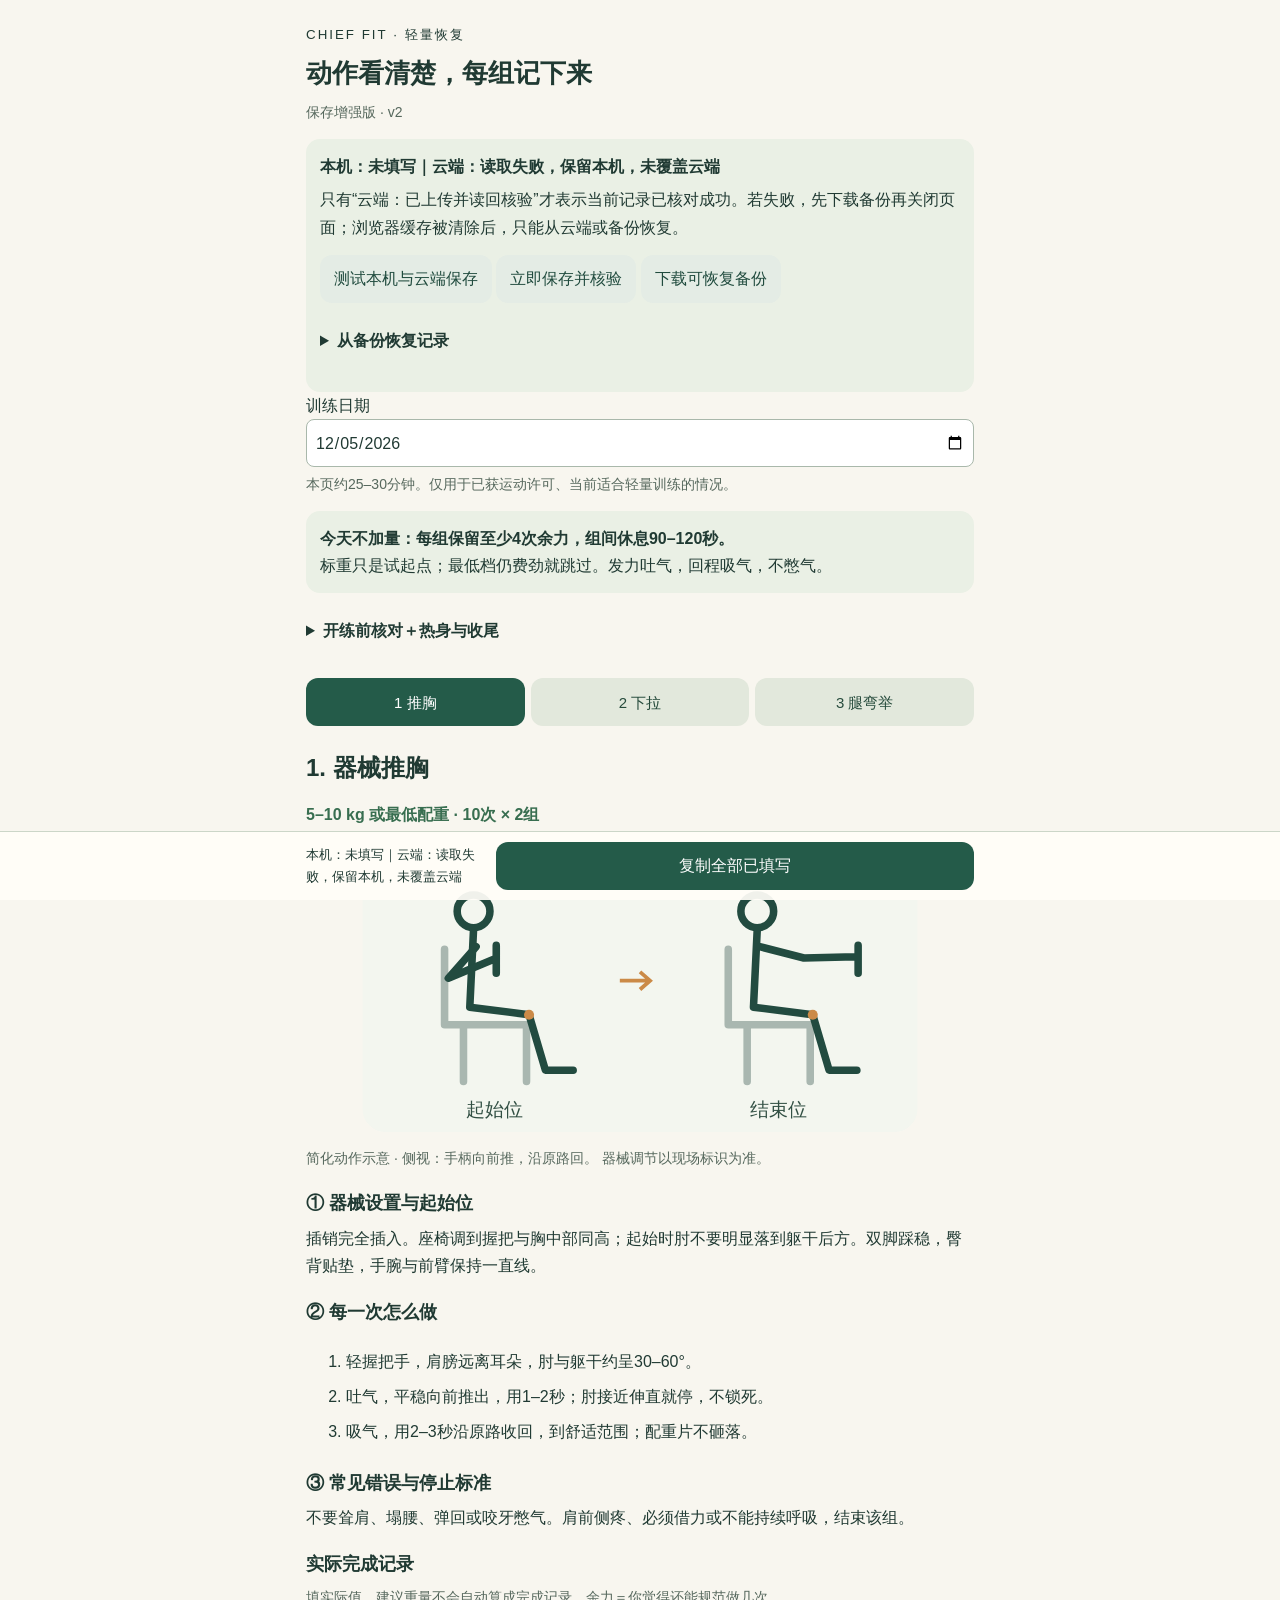
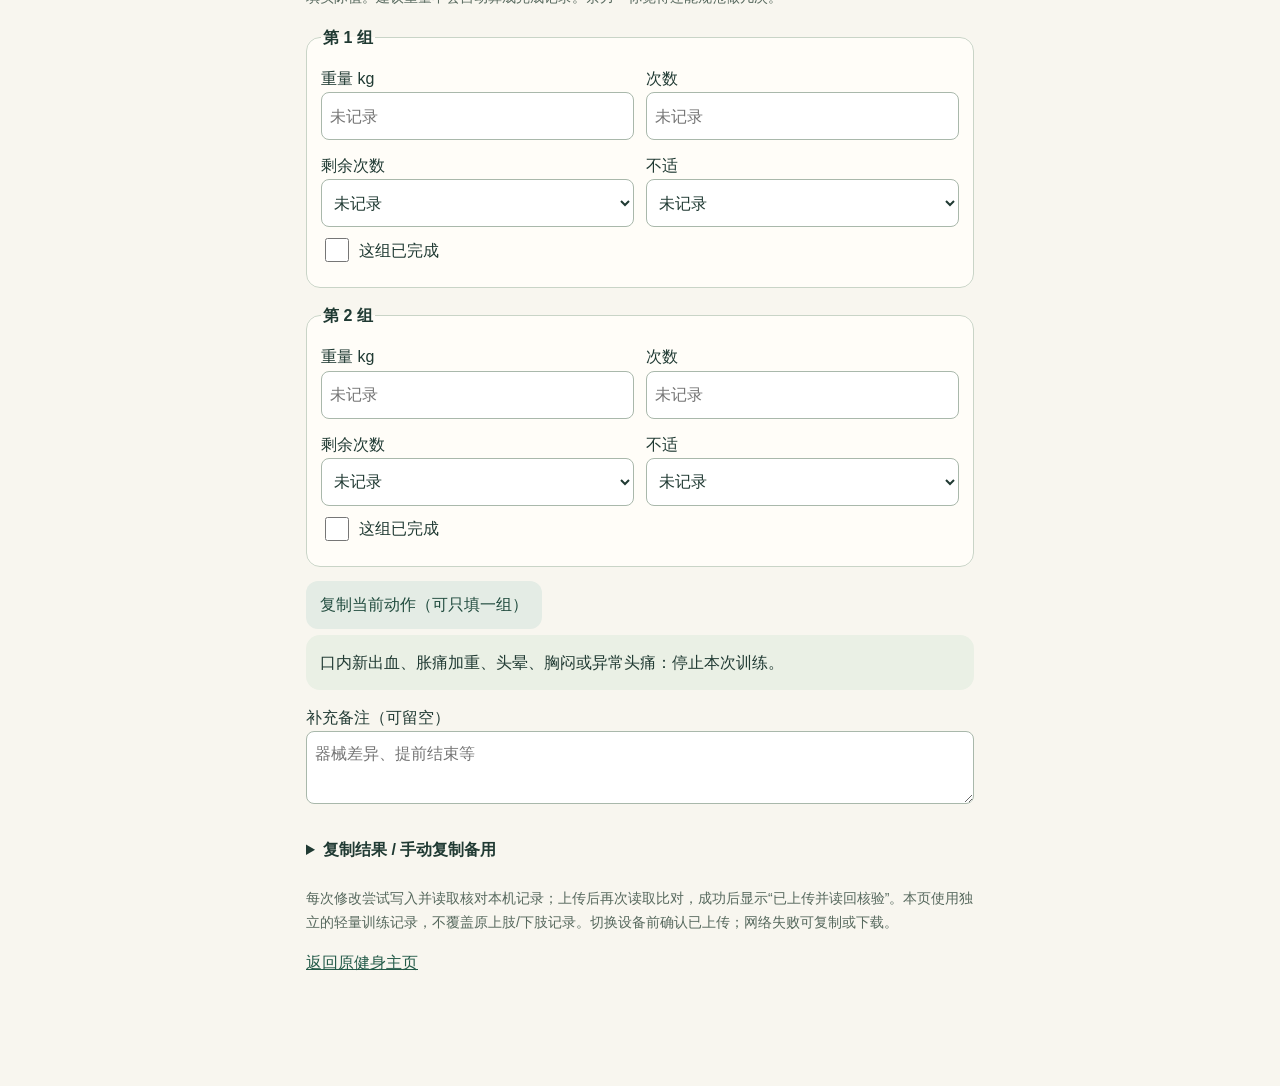
<file: recovery.html>
<!doctype html><html lang="zh-CN"><meta charset="utf-8"><meta name="viewport" content="width=device-width, initial-scale=1"><title>Chief Fit｜轻量训练与逐组记录</title><link rel="icon" href="/favicon.svg"><style>
*{box-sizing:border-box}body{margin:0;background:#f8f6ef;color:#203a33;font:16px/1.7 -apple-system,BlinkMacSystemFont,"PingFang SC",sans-serif}main{max-width:700px;margin:auto;padding:20px 16px 110px}h1{font-size:26px;margin:4px 0}h2{font-size:24px;margin:12px 0}h3{font-size:18px;margin-bottom:6px}p{margin:6px 0 14px}li{padding:4px 0}header small{letter-spacing:2px}button,input,select,textarea{font:inherit}button{min-height:48px;border:0;border-radius:12px;padding:10px 14px;background:#245b49;color:white;cursor:pointer}.secondary{background:#e4ece5;color:#204b3e}input,select,textarea{width:100%;min-height:48px;background:white;border:1px solid #a9b8ab;border-radius:8px;padding:8px;color:#203a33}input[type=checkbox]{width:24px;min-height:24px;margin-right:10px}.check{display:flex;align-items:center;padding:8px 0}fieldset{border:1px solid #c9d4c7;border-radius:14px;margin:14px 0;padding:14px;background:#fffdf8}.fields{display:grid;grid-template-columns:1fr 1fr;gap:12px}label{display:block}legend{font-weight:700}.dose{font-weight:700;color:#386e50}.hint{font-size:14px;color:#56685d}svg{width:100%;max-height:290px}svg text{font:15px sans-serif;fill:#314f43}.note{background:#eaf0e5;padding:14px;border-radius:14px}.tabs{position:sticky;top:0;background:#f8f6ef;display:flex;gap:6px;padding:10px 0;z-index:2}.tabs button{flex:1;font-size:15px;padding:8px}.tabs button[aria-pressed=false]{background:#e2e8dc;color:#264b3c}.footer{position:fixed;bottom:0;left:0;right:0;background:#fffdf8ee;border-top:1px solid #ccd6c8;padding:10px 16px;z-index:3}.footer>div{max-width:668px;margin:auto;display:flex;gap:10px;align-items:center}.footer button{flex:1}.status{font-size:13px;max-width:180px}details{margin:14px 0}summary{cursor:pointer;padding:10px 0;font-weight:600}#copybox{height:200px}a{color:#245b49}@media(max-width:360px){main{padding:12px 10px 140px}.status{max-width:110px}h1{font-size:23px}}
</style><main><header><small>CHIEF FIT · 轻量恢复</small><h1>动作看清楚，每组记下来</h1><p class="hint">保存增强版 · v2</p><div class="note"><strong id="storageDetail" role="status">正在检查保存状态</strong><p>只有“云端：已上传并读回核验”才表示当前记录已核对成功。若失败，先下载备份再关闭页面；浏览器缓存被清除后，只能从云端或备份恢复。</p><button id="selftest" class="secondary">测试本机与云端保存</button> <button id="retry" class="secondary">立即保存并核验</button> <button id="backup" class="secondary">下载可恢复备份</button><details><summary>从备份恢复记录</summary><label>选择之前下载的训练备份<input type="file" id="restore" accept=".json,application/json"></label></details><p id="feedback" role="status"></p></div><label>训练日期<input id="date" type="date"></label><p class="hint">本页约25–30分钟。仅用于已获运动许可、当前适合轻量训练的情况。</p></header>
<div class="note"><b>今天不加量：每组保留至少4次余力，组间休息90–120秒。</b><br>标重只是试起点；最低档仍费劲就跳过。发力吐气，回程吸气，不憋气。</div>
<details><summary>开练前核对＋热身与收尾</summary><label>昨晚睡眠<select data-key="sleep"><option value="">未选择</option><option>6小时以上、状态正常</option><option>不足6小时或恢复差</option></select></label><label>本周已经练过<select data-key="week"><option value="">未选择</option><option>未做力量</option><option>上肢</option><option>下肢</option><option>全身或多次</option></select></label><label>当前酸痛/疲劳<select data-key="fatigue"><option value="">未选择</option><option>轻微或没有</option><option>明显，需要减量</option></select></label><label>饭后间隔<select data-key="meal"><option value="">未选择</option><option>超过90分钟且不胀</option><option>60–90分钟且不胀</option><option>不足60分钟或仍胃胀</option></select></label><p>先平地舒适慢走5分钟。每台器械先用最低配重试3–5次，确认设置与呼吸顺畅，再做正式组；收尾平地慢走5分钟。明显疲劳、酸痛或胃胀时不勉强进入力量训练。</p></details>
<nav class="tabs" aria-label="切换训练动作"><button data-tab="0" aria-pressed="true">1 推胸</button><button data-tab="1" aria-pressed="false">2 下拉</button><button data-tab="2" aria-pressed="false">3 腿弯举</button></nav>
<section class="exercise" id="ex0" ><h2>1. 器械推胸</h2><p class="dose">5–10 kg 或最低配重 · 10次 × 2组</p><svg viewBox="0 0 440 230" role="img" aria-label="器械推胸起始与结束姿势示意"><rect width="440" height="230" rx="18" fill="#f3f6ef"/><g transform="translate(0,0)" stroke="#224b40" stroke-width="6" stroke-linecap="round" stroke-linejoin="round" fill="none"><path stroke="#a9b7b0" d="M65 85V145H132M80 145V190M130 145V190"/><circle cx="88" cy="55" r="13"/><path d="M88 69L85 131L132 137"/><path d="M132 137L145 181H167"/><path d="M90 83L68 108L104 93M106 82V104"/><circle cx="132" cy="137" r="4" fill="#cb8a47" stroke="none"/></g><g transform="translate(225,0)" stroke="#224b40" stroke-width="6" stroke-linecap="round" stroke-linejoin="round" fill="none"><path stroke="#a9b7b0" d="M65 85V145H132M80 145V190M130 145V190"/><circle cx="88" cy="55" r="13"/><path d="M88 69L85 131L132 137"/><path d="M132 137L145 181H167"/><path d="M90 83L125 92L166 91M168 82V104"/><circle cx="132" cy="137" r="4" fill="#cb8a47" stroke="none"/></g><text x="105" y="217" text-anchor="middle">起始位</text><text x="330" y="217" text-anchor="middle">结束位</text><path d="M204 110h24m-8-7 8 7-8 7" stroke="#cb8a47" stroke-width="3" fill="none"/></svg><p class="hint">简化动作示意 · 侧视：手柄向前推，沿原路回。 器械调节以现场标识为准。</p><h3>① 器械设置与起始位</h3><p>插销完全插入。座椅调到握把与胸中部同高；起始时肘不要明显落到躯干后方。双脚踩稳，臀背贴垫，手腕与前臂保持一直线。</p><h3>② 每一次怎么做</h3><ol><li>轻握把手，肩膀远离耳朵，肘与躯干约呈30–60°。</li><li>吐气，平稳向前推出，用1–2秒；肘接近伸直就停，不锁死。</li><li>吸气，用2–3秒沿原路收回，到舒适范围；配重片不砸落。</li></ol><h3>③ 常见错误与停止标准</h3><p>不要耸肩、塌腰、弹回或咬牙憋气。肩前侧疼、必须借力或不能持续呼吸，结束该组。</p><h3>实际完成记录</h3><p class="hint">填实际值。建议重量不会自动算成完成记录。余力＝你觉得还能规范做几次。</p><fieldset><legend>第 1 组</legend><div class="fields"><label>重量 kg<input data-key="e0s0w" type="number" min="0" max="300" step="0.5" inputmode="decimal" placeholder="未记录"></label><label>次数<input data-key="e0s0r" type="number" min="0" max="100" step="1" inputmode="numeric" placeholder="未记录"></label><label>剩余次数<select data-key="e0s0rir"><option value="">未记录</option><option>0</option><option>1</option><option>2</option><option>3</option><option>4</option><option>5+</option></select></label><label>不适<select data-key="e0s0sym"><option value="">未记录</option><option>无</option><option>有，已停止</option></select></label></div><label class="check"><input type="checkbox" data-key="e0s0done">这组已完成</label></fieldset><fieldset><legend>第 2 组</legend><div class="fields"><label>重量 kg<input data-key="e0s1w" type="number" min="0" max="300" step="0.5" inputmode="decimal" placeholder="未记录"></label><label>次数<input data-key="e0s1r" type="number" min="0" max="100" step="1" inputmode="numeric" placeholder="未记录"></label><label>剩余次数<select data-key="e0s1rir"><option value="">未记录</option><option>0</option><option>1</option><option>2</option><option>3</option><option>4</option><option>5+</option></select></label><label>不适<select data-key="e0s1sym"><option value="">未记录</option><option>无</option><option>有，已停止</option></select></label></div><label class="check"><input type="checkbox" data-key="e0s1done">这组已完成</label></fieldset><button class="secondary copyOne" data-ex="0">复制当前动作（可只填一组）</button></section><section class="exercise" id="ex1" hidden><h2>2. 高位下拉</h2><p class="dose">15–20 kg 或更轻 · 10次 × 2组</p><svg viewBox="0 0 440 230" role="img" aria-label="高位下拉起始与结束姿势示意"><rect width="440" height="230" rx="18" fill="#f3f6ef"/><g transform="translate(0,0)" stroke="#224b40" stroke-width="6" stroke-linecap="round" stroke-linejoin="round" fill="none"><path stroke="#a9b7b0" d="M30 150H160M60 150V185M140 150V185M20 30V185M20 30H170"/><circle cx="100" cy="75" r="13"/><path d="M100 90V145M100 145L65 169V190M100 145L135 169V190"/><path d="M95 98L67 70L48 35M105 98L133 70L152 35M40 35H160"/></g><g transform="translate(225,0)" stroke="#224b40" stroke-width="6" stroke-linecap="round" stroke-linejoin="round" fill="none"><path stroke="#a9b7b0" d="M30 150H160M60 150V185M140 150V185M20 30V185M20 30H170"/><circle cx="100" cy="75" r="13"/><path d="M100 90V145M100 145L65 169V190M100 145L135 169V190"/><path d="M95 98L58 128L48 105M105 98L142 128L152 105M40 105H160"/></g><text x="105" y="217" text-anchor="middle">起始位</text><text x="330" y="217" text-anchor="middle">结束位</text><path d="M204 110h24m-8-7 8 7-8 7" stroke="#cb8a47" stroke-width="3" fill="none"/></svg><p class="hint">简化动作示意 · 正视：横杆始终在头部前方，拉向上胸。 器械调节以现场标识为准。</p><h3>① 器械设置与起始位</h3><p>插销完全插入，压腿垫固定大腿但不疼；双脚踩稳。握距略宽于肩，拇指包住横杆；身体仅略向后倾，保持稳定。</p><h3>② 每一次怎么做</h3><ol><li>手臂向上伸展到舒适范围，手腕保持中立。</li><li>吐气，让肘向身体两侧下方移动，横杆拉向上胸前方；不要求碰胸。</li><li>停半秒，吸气用2–3秒控制回到起点，身体不前后摇摆。</li></ol><h3>③ 常见错误与停止标准</h3><p>不拉到颈后，不向后甩腰，不用手腕猛拽。肩肘锐痛、不得不晃身体或憋气时结束该组。</p><h3>实际完成记录</h3><p class="hint">填实际值。建议重量不会自动算成完成记录。余力＝你觉得还能规范做几次。</p><fieldset><legend>第 1 组</legend><div class="fields"><label>重量 kg<input data-key="e1s0w" type="number" min="0" max="300" step="0.5" inputmode="decimal" placeholder="未记录"></label><label>次数<input data-key="e1s0r" type="number" min="0" max="100" step="1" inputmode="numeric" placeholder="未记录"></label><label>剩余次数<select data-key="e1s0rir"><option value="">未记录</option><option>0</option><option>1</option><option>2</option><option>3</option><option>4</option><option>5+</option></select></label><label>不适<select data-key="e1s0sym"><option value="">未记录</option><option>无</option><option>有，已停止</option></select></label></div><label class="check"><input type="checkbox" data-key="e1s0done">这组已完成</label></fieldset><fieldset><legend>第 2 组</legend><div class="fields"><label>重量 kg<input data-key="e1s1w" type="number" min="0" max="300" step="0.5" inputmode="decimal" placeholder="未记录"></label><label>次数<input data-key="e1s1r" type="number" min="0" max="100" step="1" inputmode="numeric" placeholder="未记录"></label><label>剩余次数<select data-key="e1s1rir"><option value="">未记录</option><option>0</option><option>1</option><option>2</option><option>3</option><option>4</option><option>5+</option></select></label><label>不适<select data-key="e1s1sym"><option value="">未记录</option><option>无</option><option>有，已停止</option></select></label></div><label class="check"><input type="checkbox" data-key="e1s1done">这组已完成</label></fieldset><button class="secondary copyOne" data-ex="1">复制当前动作（可只填一组）</button></section><section class="exercise" id="ex2" hidden><h2>3. 坐姿腿弯举</h2><p class="dose">10 kg 或最低配重 · 10次 × 2组</p><svg viewBox="0 0 440 230" role="img" aria-label="坐姿腿弯举起始与结束姿势示意"><rect width="440" height="230" rx="18" fill="#f3f6ef"/><g transform="translate(0,0)" stroke="#224b40" stroke-width="6" stroke-linecap="round" stroke-linejoin="round" fill="none"><path stroke="#a9b7b0" d="M65 85V145H132M80 145V190M130 145V190"/><circle cx="88" cy="55" r="13"/><path d="M88 69L85 131L132 137"/><path d="M90 84L107 113L113 136"/><path d="M132 137L183 151L197 144"/><circle cx="177" cy="149" r="8" stroke="#cb8a47"/><circle cx="132" cy="137" r="4" fill="#cb8a47" stroke="none"/></g><g transform="translate(225,0)" stroke="#224b40" stroke-width="6" stroke-linecap="round" stroke-linejoin="round" fill="none"><path stroke="#a9b7b0" d="M65 85V145H132M80 145V190M130 145V190"/><circle cx="88" cy="55" r="13"/><path d="M88 69L85 131L132 137"/><path d="M90 84L107 113L113 136"/><path d="M132 137L107 178L124 184"/><circle cx="112" cy="172" r="8" stroke="#cb8a47"/><circle cx="132" cy="137" r="4" fill="#cb8a47" stroke="none"/></g><text x="105" y="217" text-anchor="middle">起始位</text><text x="330" y="217" text-anchor="middle">结束位</text><path d="M204 110h24m-8-7 8 7-8 7" stroke="#cb8a47" stroke-width="3" fill="none"/></svg><p class="hint">简化动作示意 · 侧视：膝的位置固定，小腿向座椅下方弯。 器械调节以现场标识为准。</p><h3>① 器械设置与起始位</h3><p>使用坐姿腿弯举机。先调靠背，让膝关节对准机器转轴；小腿滚垫在脚踝上方、避开跟腱，压腿垫压稳大腿。背臀贴垫，握稳扶手。</p><h3>② 每一次怎么做</h3><ol><li>双腿接近伸直但不锁膝，脚尖自然，先确认活动范围舒适。</li><li>吐气，用大腿后侧发力，把脚跟向座椅下方收；臀部不离垫。</li><li>吸气，用2–3秒缓慢回到起点，不让配重弹回。</li></ol><h3>③ 常见错误与停止标准</h3><p>不要抬臀、弓腰或甩腿。膝部疼、抽筋、臀部离垫或无法平稳呼吸时结束该组。</p><h3>实际完成记录</h3><p class="hint">填实际值。建议重量不会自动算成完成记录。余力＝你觉得还能规范做几次。</p><fieldset><legend>第 1 组</legend><div class="fields"><label>重量 kg<input data-key="e2s0w" type="number" min="0" max="300" step="0.5" inputmode="decimal" placeholder="未记录"></label><label>次数<input data-key="e2s0r" type="number" min="0" max="100" step="1" inputmode="numeric" placeholder="未记录"></label><label>剩余次数<select data-key="e2s0rir"><option value="">未记录</option><option>0</option><option>1</option><option>2</option><option>3</option><option>4</option><option>5+</option></select></label><label>不适<select data-key="e2s0sym"><option value="">未记录</option><option>无</option><option>有，已停止</option></select></label></div><label class="check"><input type="checkbox" data-key="e2s0done">这组已完成</label></fieldset><fieldset><legend>第 2 组</legend><div class="fields"><label>重量 kg<input data-key="e2s1w" type="number" min="0" max="300" step="0.5" inputmode="decimal" placeholder="未记录"></label><label>次数<input data-key="e2s1r" type="number" min="0" max="100" step="1" inputmode="numeric" placeholder="未记录"></label><label>剩余次数<select data-key="e2s1rir"><option value="">未记录</option><option>0</option><option>1</option><option>2</option><option>3</option><option>4</option><option>5+</option></select></label><label>不适<select data-key="e2s1sym"><option value="">未记录</option><option>无</option><option>有，已停止</option></select></label></div><label class="check"><input type="checkbox" data-key="e2s1done">这组已完成</label></fieldset><button class="secondary copyOne" data-ex="2">复制当前动作（可只填一组）</button></section>
<p class="note">口内新出血、胀痛加重、头晕、胸闷或异常头痛：停止本次训练。</p><label>补充备注（可留空）<textarea data-key="note" rows="2" placeholder="器械差异、提前结束等"></textarea></label><details id="export"><summary>复制结果 / 手动复制备用</summary><textarea id="copybox" readonly aria-label="可复制的训练记录"></textarea><button id="download" class="secondary">下载已填写记录</button></details><p class="hint">每次修改尝试写入并读取核对本机记录；上传后再次读取比对，成功后显示“已上传并读回核验”。本页使用独立的轻量训练记录，不覆盖原上肢/下肢记录。切换设备前确认已上传；网络失败可复制或下载。</p><a href="/">返回原健身主页</a></main><div class="footer"><div><span id="status" class="status" role="status">准备记录</span><button id="copyAll">复制全部已填写</button></div></div>
<script>
/* Version 2: durable local envelope, per-field merge, bounded network calls, read-back verification. */
const names=['器械推胸','高位下拉','坐姿腿弯举'];
const dateEl=document.querySelector('#date'),statusEl=document.querySelector('#status');
const test=new URLSearchParams(location.search).has('test');
const origin='https://chief-fit-daily.chiefzhang.chatgpt.site';
let data={},clocks={},timer,revision=0,epoch=0,queue=Promise.resolve(),localState='未填写',cloudState='未核验',pending=false;
const today=new Intl.DateTimeFormat('en-CA',{timeZone:'Asia/Shanghai',year:'numeric',month:'2-digit',day:'2-digit'}).format(new Date());dateEl.value=today;
const key=(d=dateEl.value)=>`chief-fit-light-v1-${test?'test-':''}${d}`;
const recordId=(d=dateEl.value)=>`workout-${d}-light-v1`;
const allowed=new Set([...document.querySelectorAll('[data-key]')].map(el=>el.dataset.key));
function sanitize(fields){const out={};for(const [k,v] of Object.entries(fields||{})){if(allowed.has(k)&&(typeof v==='string'||typeof v==='boolean'))out[k]=v}return out}
function status(){statusEl.textContent=`本机：${localState}｜云端：${test?'测试不上传':cloudState}`;document.querySelector('#storageDetail').textContent=statusEl.textContent}
function feedback(t){document.querySelector('#feedback').textContent=t}
function render(){document.querySelectorAll('[data-key]').forEach(el=>{if(el.type==='checkbox')el.checked=!!data[el.dataset.key];else el.value=data[el.dataset.key]??''})}
function normalize(raw){if(!raw||typeof raw!=='object'||Array.isArray(raw))throw Error('无效备份');const fields=sanitize(raw.fields??raw);const c={};for(const k of Object.keys(fields)){const n=Number(raw.clocks?.[k]);c[k]=Number.isFinite(n)?n:0}return {fields,clocks:c}}
function merge(a,b){const fields={...a.fields},c={...a.clocks};for(const [k,v] of Object.entries(b.fields)){if(k in fields && fields[k]!==v && (b.clocks[k]||0)===(c[k]||0))throw Error('版本冲突');if(!(k in fields)||(b.clocks[k]||0)>(c[k]||0)){fields[k]=v;c[k]=b.clocks[k]||0}}return {fields,clocks:c}}
function envelope(){return {schema:2,date:dateEl.value,fields:{...data},clocks:{...clocks}}}
function persist(){const raw=JSON.stringify(envelope());try{localStorage.setItem(key(),raw);if(localStorage.getItem(key())!==raw)throw Error();localState='已写入并核对';return true}catch{localState='保存失败，请立即下载备份';return false}finally{status()}}
function payload(env){return {workoutType:'light-v1',schema:2,fields:env.fields,clocks:env.clocks,workout:names.map((name,i)=>({name,sets:[0,1].map(j=>{const p=`e${i}s${j}`,d=env.fields;return {weight:d[p+'w']===''||d[p+'w']==null?null:Number(d[p+'w']),reps:d[p+'r']===''||d[p+'r']==null?null:Number(d[p+'r']),rir:d[p+'rir']||null,symptoms:d[p+'sym']||null,done:!!d[p+'done'],touched:['w','r','rir','sym','done'].some(k=>d[p+k]!==''&&d[p+k]!=null&&d[p+k]!==false)}})}))}}
async function request(path,options={}){const controller=new AbortController();const timeout=setTimeout(()=>controller.abort(),10000);try{const r=await fetch(origin+path,{...options,cache:'no-store',signal:controller.signal});if(!r.ok)throw Error(`HTTP ${r.status}`);return await r.json()}finally{clearTimeout(timeout)}}
async function remote(d){const j=await request('/api/records?limit=200');if(!Array.isArray(j.records))throw Error('无法识别云端记录');const r=j.records.find(x=>x.id===recordId(d));if(!r){if(j.records.length>=200)throw Error('查询范围不足，暂不覆盖');return {fields:{},clocks:{}}}return normalize(JSON.parse(r.payload))}
async function load(){clearTimeout(timer);const e=++epoch,d=dateEl.value;revision++;data={};clocks={};localState='未填写';cloudState='正在读取';let damaged=false;try{const raw=localStorage.getItem(key());if(raw){const a=normalize(JSON.parse(raw));data=a.fields;clocks=a.clocks;localState='已恢复本机'}}catch{damaged=true;localState='读取失败，请保留原浏览器'}render();status();if(test){status();return}try{const cloud=await remote(d);if(e!==epoch)return;const combined=merge(cloud,{fields:data,clocks});data=combined.fields;clocks=combined.clocks;render();if(Object.keys(data).length&&!damaged)persist();cloudState='已读取';status();if(Object.keys(data).some(k=>data[k]!==cloud.fields[k]||(clocks[k]||0)!==(cloud.clocks[k]||0)))schedule()}catch(err){if(e===epoch){cloudState=err.message==='版本冲突'?'旧记录冲突：先下载备份，再重新填写冲突字段确认':'读取失败，保留本机，未覆盖云端';status()}}}
function schedule(){clearTimeout(timer);timer=setTimeout(()=>sync(),500)}
function save(el){const k=el.dataset.key;data[k]=el.type==='checkbox'?el.checked:el.value;clocks[k]=Math.max(Date.now(),...Object.values(clocks).map(Number))+1;revision++;cloudState='有修改待上传';persist();schedule()}
function sync(){clearTimeout(timer);if(test||!Object.keys(data).length){status();return queue}const e=epoch,d=dateEl.value;queue=queue.catch(()=>{}).then(async()=>{if(e!==epoch)return;const rev=revision;pending=true;cloudState='正在合并核对';status();try{const cloud=await remote(d);if(e!==epoch)return;let env=merge(cloud,{fields:data,clocks});data=env.fields;clocks=env.clocks;render();persist();const body={id:recordId(d),kind:'workout-draft',recordedDate:d,payload:JSON.stringify(payload(env))};await request('/api/records',{method:'POST',headers:{'Content-Type':'application/json'},body:JSON.stringify(body)});const back=await remote(d);const matches=Object.keys(env.fields).every(k=>back.fields[k]===env.fields[k]&&(back.clocks[k]||0)===(env.clocks[k]||0));if(!matches)throw Error('读回不一致');if(e===epoch){cloudState=rev===revision?'已上传并读回核验':'新修改待上传';status();if(rev!==revision)schedule()}}catch(err){if(e===epoch){cloudState=err.message==='版本冲突'?'旧记录冲突：先下载备份，再重新填写冲突字段确认':'未核验成功，请重试或下载备份';status()}}finally{pending=false}});return queue}
function textRecord(only){const lines=[dateEl.value+' 轻量训练 · 实际记录'];names.forEach((n,i)=>{if(only!=null&&only!==i)return;const rows=[];[0,1].forEach(j=>{const p=`e${i}s${j}`;if(['w','r','rir','sym','done'].some(k=>data[p+k]!==''&&data[p+k]!=null&&data[p+k]!==false))rows.push(`第${j+1}组：${data[p+'w']||'未记'}kg × ${data[p+'r']||'未记'}次；余力${data[p+'rir']||'未记'}；不适：${data[p+'sym']||'未记'}；${data[p+'done']?'已完成':'完成状态未确认'}`)});if(rows.length)lines.push(n,...rows)});if(data.note)lines.push('备注：'+data.note);if(lines.length===1)lines.push('尚无已填写组');return lines.join('\n')}
async function copy(only){const t=textRecord(only);document.querySelector('#copybox').value=t;document.querySelector('#export').open=true;try{await navigator.clipboard.writeText(t);feedback('已复制，请粘贴到对话或备忘录留存。')}catch{feedback('复制未成功，请在展开框中长按全选复制。')}}
function download(contents,suffix,mime){const u=URL.createObjectURL(new Blob([contents],{type:mime}));const a=document.createElement('a');a.href=u;a.download=dateEl.value+suffix;a.click();setTimeout(()=>URL.revokeObjectURL(u),2000);feedback('已发起下载；请确认文件已出现在手机“文件”中。')}
function restore(raw){if(!raw||raw.schema!==2||!/^\d{4}-\d{2}-\d{2}$/.test(raw.date)||!raw.fields)throw Error();if(raw.date!==dateEl.value)throw Error('请先选择备份对应日期：'+raw.date);const b=normalize(raw);const combined=merge({fields:data,clocks},b);data=combined.fields;clocks=combined.clocks;revision++;render();persist();schedule();feedback('已合并备份；同一字段保留修改时间较新的值。')}
document.querySelectorAll('[data-key]').forEach(el=>el.addEventListener('input',()=>save(el)));
dateEl.addEventListener('change',()=>{if(!dateEl.value)dateEl.value=today;load()});document.querySelectorAll('[data-tab]').forEach(b=>b.onclick=()=>{document.querySelectorAll('[data-tab]').forEach(t=>t.setAttribute('aria-pressed',String(t===b)));document.querySelectorAll('.exercise').forEach((s,i)=>s.hidden=String(i)!==b.dataset.tab)});
document.querySelectorAll('.copyOne').forEach(b=>b.onclick=()=>copy(Number(b.dataset.ex)));document.querySelector('#copyAll').onclick=()=>copy();document.querySelector('#download').onclick=()=>download(textRecord(),'-训练记录.txt','text/plain;charset=utf-8');document.querySelector('#backup').onclick=()=>download(JSON.stringify(envelope(),null,2),'-训练备份.json','application/json');document.querySelector('#retry').onclick=()=>sync();document.querySelector('#restore').addEventListener('change',async ev=>{try{const file=ev.target.files[0];if(file)restore(JSON.parse(await file.text()))}catch(e){feedback('恢复失败：'+(e.message||'文件格式不正确'))}ev.target.value=''});
window.addEventListener('online',()=>sync());window.addEventListener('pageshow',()=>{if(Object.keys(data).length&&!test)sync()});window.addEventListener('storage',ev=>{if(ev.key===key()&&ev.newValue){try{const combined=merge({fields:data,clocks},normalize(JSON.parse(ev.newValue)));data=combined.fields;clocks=combined.clocks;revision++;render();cloudState='其他标签有更新，待核验';status();schedule()}catch{feedback('另一标签的记录无法读取；当前记录已保留。')}}});
document.addEventListener('visibilitychange',()=>{if(document.hidden&&Object.keys(data).length){persist();sync()}});setInterval(()=>{if(!document.hidden&&!pending&&cloudState!=='已上传并读回核验'&&Object.keys(data).length)sync()},30000);load();

async function selfTest(){const token=crypto.randomUUID();feedback('正在测试保存通道；不上传你的训练内容。');let localOK=false;try{const k='chief-fit-storage-probe';localStorage.setItem(k,token);localOK=localStorage.getItem(k)===token}catch{}try{const id='storage-probe-'+token;await request('/api/records',{method:'POST',headers:{'Content-Type':'application/json'},body:JSON.stringify({id,kind:'storage-check',recordedDate:dateEl.value,payload:JSON.stringify({probe:token,synthetic:true})})});const j=await request('/api/records?limit=200');const row=j.records?.find(r=>r.id===id);if(!row||JSON.parse(row.payload).probe!==token)throw Error();feedback('通道自检：本机'+(localOK?'通过':'失败')+'；云端写入并读回通过。此结果仅适用于当前浏览器和当前网络。')}catch{feedback('通道自检：本机'+(localOK?'通过':'失败')+'；云端未通过。训练前请准备下载备份。')}}
document.querySelector('#selftest').onclick=selfTest;

</script></html>
</file>
